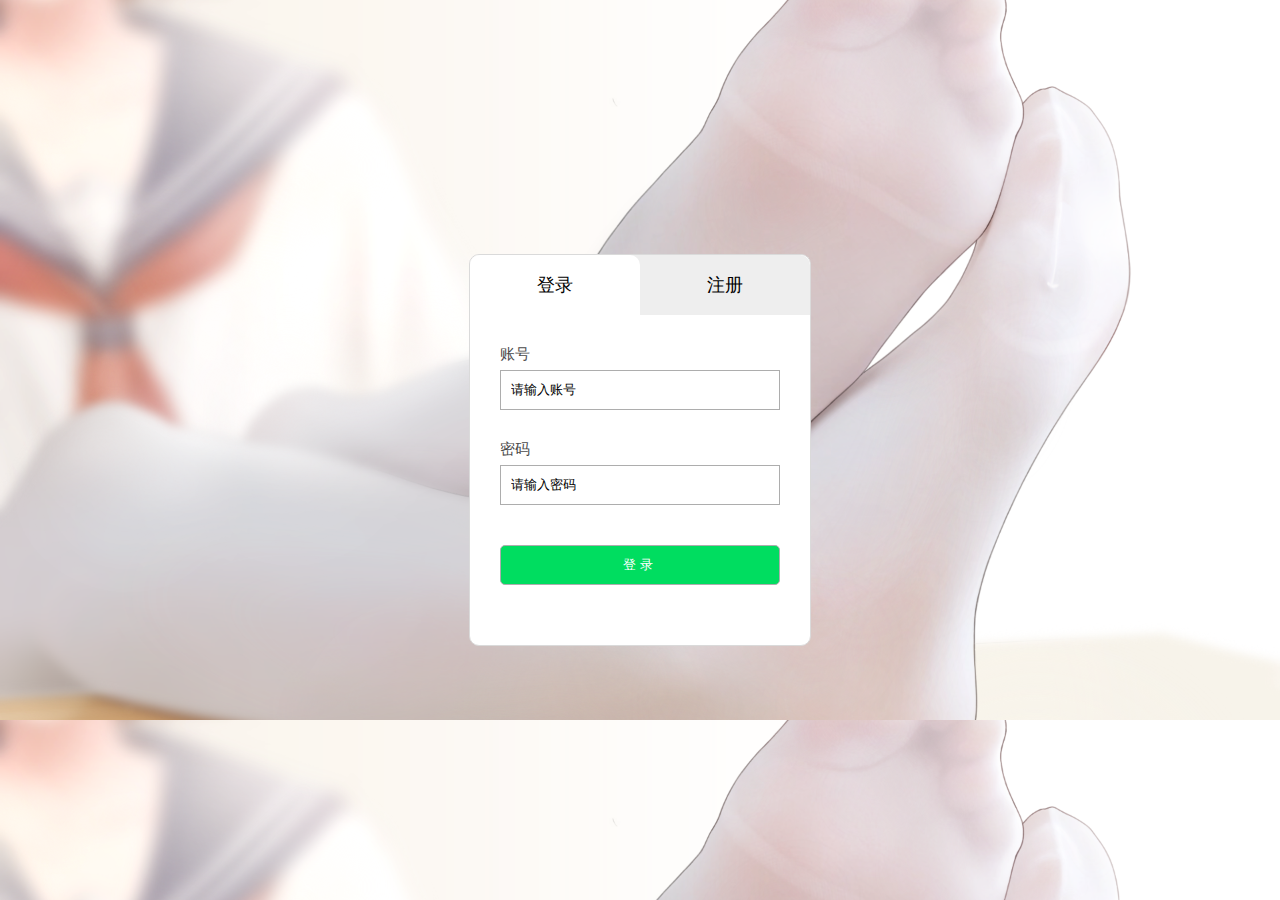
<file: index.html>
<!DOCTYPE html>
<html>
	<head>
		<meta charset="utf-8" />
		<title>登录界面</title>
		<link rel="stylesheet" type="text/css" href="css/pageChange.css">
		<link rel="shortcut icon" href="img/icoo.png">
		<script type="text/javascript" src="js/pageChange.js"></script>
		<script src="js/jquery.js"></script>
		<style>
			html {
			    filter: gray;
			    //-webkit-filter: grayscale(100%);
			    }
		</style>
	</head>
	<body>
		<div class="control">
			<div class="item">
				<div class="active">登录</div>
				<div>注册</div>
			</div>
			<div class="content">
				<form action="Home.html" id="MyForm" onsubmit="return submit_from()">
					<div style="display: block;">
						<p>账号</p>
						<input type="text" placeholder="admin" name="username" id="username" />
						<p>密码</p>
						<input type="text" placeholder="123456" name="password" id="password" />
						<br>
						<input type="submit" id="login" value="登录">
					</div>
				</form>
				<form action="#" id="MyForm1">
					<div>
					<p>用户名</p>
					<input type="text" placeholder="username" id="username" />
					<p>设置密码</p>
					<input type="text" placeholder="password" id="password" />
					<p>确认密码</p>
					<input type="text" placeholder="confirm password" />
					<p>邮箱</p>
					<input type="text" placeholder="mail" />
					<br>
					<input type="submit" value="注册">
				</div>
				</form>
			</div>
		</div>
		<script>
			//获取文本框value实现用户登录
			function submit_from() {
				//获取文本框value
				var username = $("#username").val();
				var password = $("#password").val();
				if (username == "admin" && password == "123456") {
					alert("登录成功!");
					return true;
					
				} else {
					alert("登录失败！")
					return false;
				}
			}
			
			$(function() {
				//设置文本框初始值
				$("#username").val("请输入账号");
				$("#password").val("请输入密码");
				//获得焦点时，清空文本框初始值
				$("#username").focus(function() {
					//获取文本框value
					var username = $("#username").val();
					if (username == "请输入账号") {
						$("#username").val("");
					}
				})
				$("#password").focus(function() {
					//获取文本框value
					var username = $("#password").val();
					if (username == "请输入密码") {
						$("#password").val("")
					}
				})
				//失去焦点时，设置文本框初始值
				$("#username").blur(function() {
					//获取文本框value
					var username = $("#username").val();
					if (username == "") {
						$("#username").val("请输入账号");
					}
				})
				$("#password").blur(function() {
					//获取文本框value
					var username = $("#password").val();
					if (username == "") {
						$("#password").val("请输入密码")
					}
				})
			})		
		</script>
	</body>
</html>
</file>
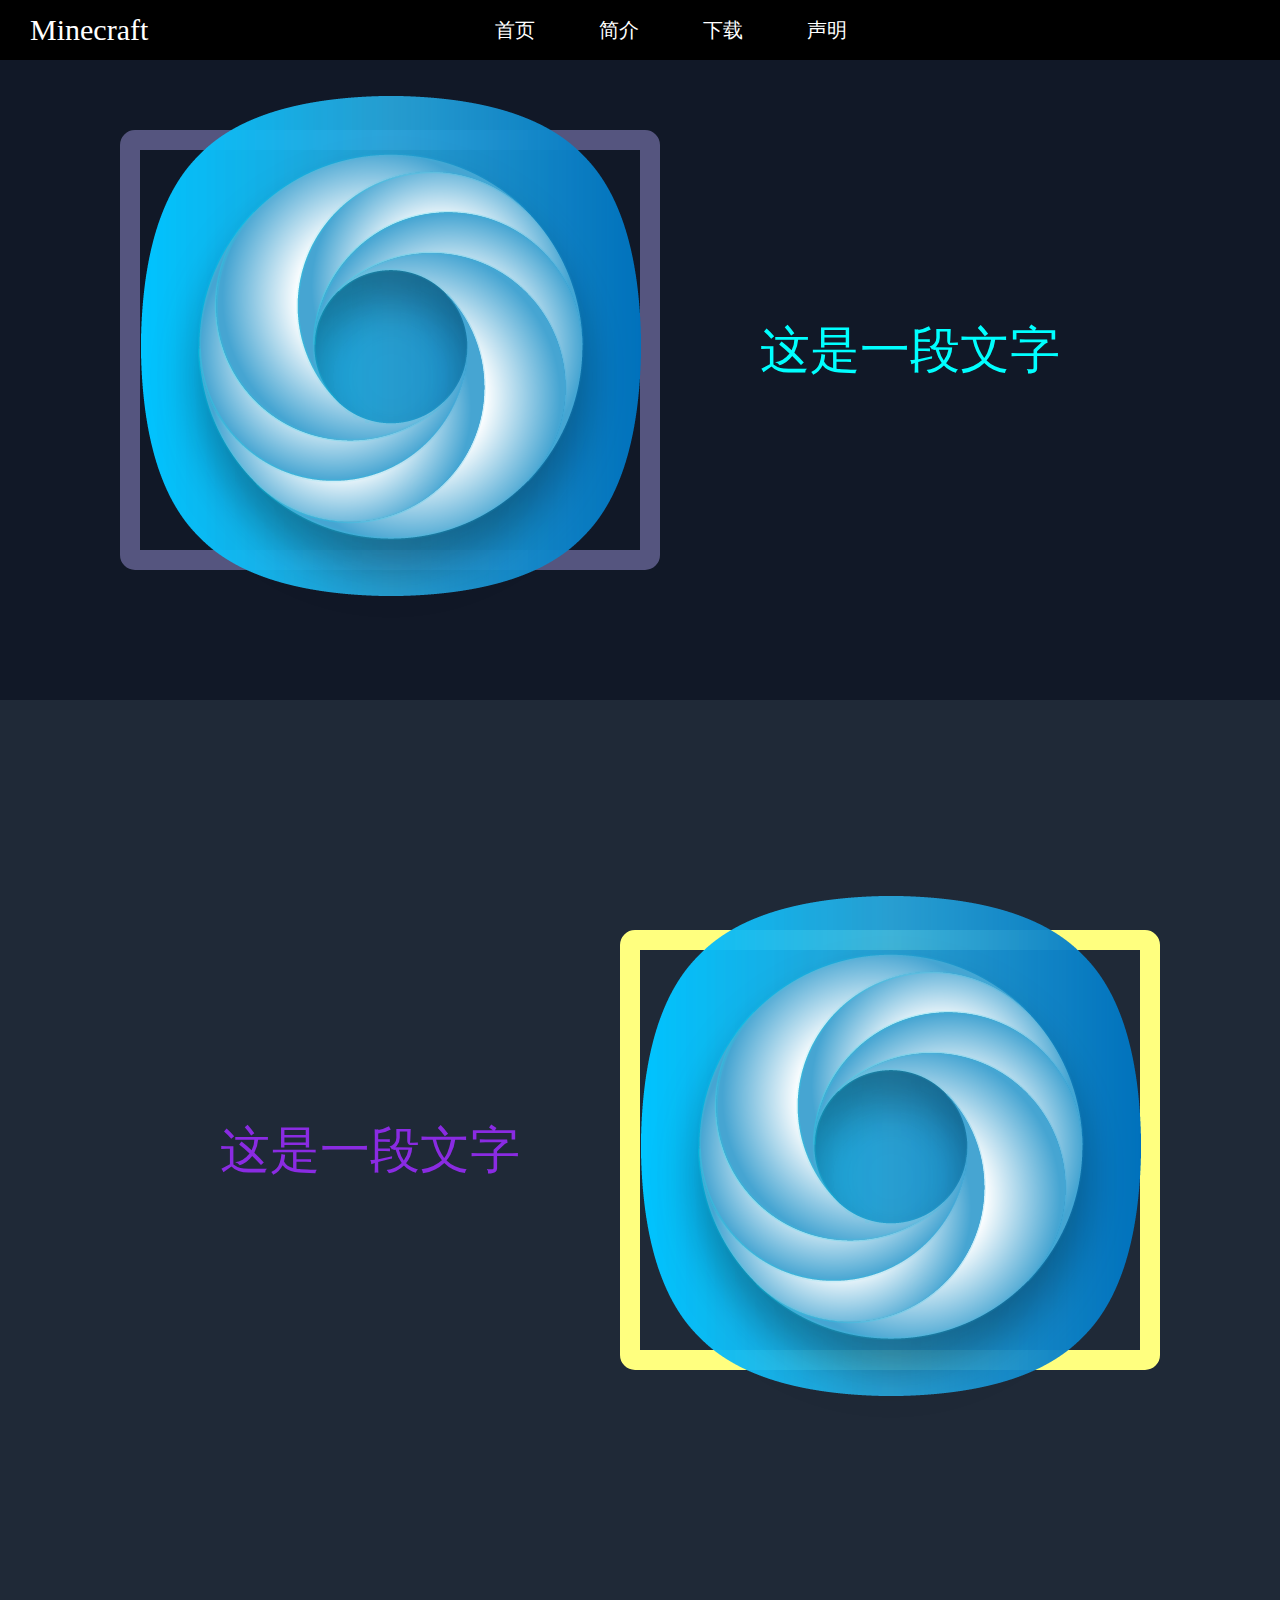
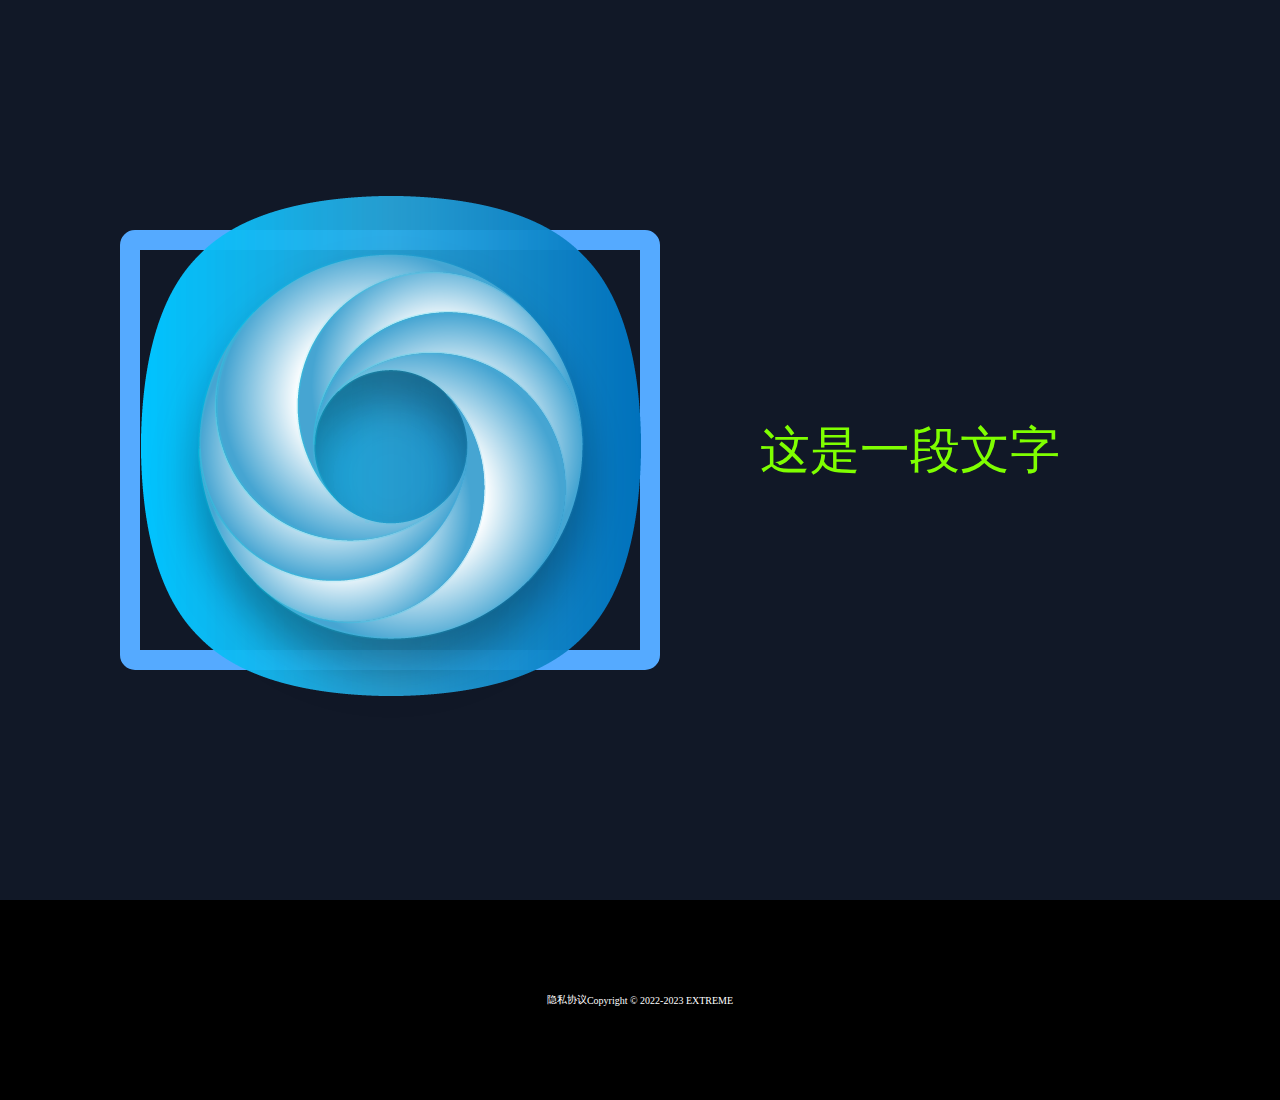
<file: Home.html>
<!DOCTYPE html>
<html>
	<head>
		<meta charset="utf-8">
		<title>首页</title>
		<link rel="shortcut icon" href="img/icoo.png">
		<style>
			body{
				margin: 0%;
			}
			#title{
				width: 100%;
				height: 60px;
				background-color: black;
				position: fixed;
				z-index: 999;
			}
			.container div{
				//border: 1px solid #000000;
				height: 100vh;
				display: flex;
				justify-content: center;
				align-items: center;
				font-size: 150px;
			}
			#ico{
				margin:0px 0px 40px 30px;
				//border: 1px solid #ffffff;
				height: 32px;
				width: 32px;
				float: left;
				color: white;
				font-size: 30px;
			}
			#D4{
				width: 800px;
				height: 100px;
				//border: 1px solid #ffffff;	
				background-color: #000000;
				color: white;
				font-size:10px;
			}
			div ul li{
				font-style: none;
				list-style:none;
				display:inline;
				color: white;
				margin-left: 100px;
			}
			nav{
				/* background-color: rgba(red, green, blue, alpha); */
				background-color: rgba(0, 0, 0, 10);
				width: 100%;
				height: 60px;
				line-height: 60px;
				position: fixed;
				text-align: center;
			}
			nav a{
				color: #fff;
				font-size: 20px;
				margin: 30px;
				text-decoration: none;
			}
			nav a:hover{
				text-decoration: underline;
			}
			.container div:nth-child(1){
				height: 700px;
				background-color: #111827;
			}
			.container div:nth-child(2){
				background-color: #1f2937;
			}
			.container div:nth-child(3){
				background-color: #111827;
			}
			.container div:nth-child(4){
				background-color: #000000;
				height: 200px;
			}
			#A1{
				height: 400px;
				width: 500px;
				border: 20px solid #55557f;
				position: relative;
				border-radius:15px;
			}
			#A2{
				height: 400px;
				width: 500px;
				//border: 1px solid #ffffff;
				position: relative;
				background-color: #111827;
				color: aqua;
				font-size:50px;
			}
			#B1{
				height: 400px;
				width: 500px;
				//border: 1px solid #ffffff;
				position: relative;
				background-color: #1f2937;
				color: blueviolet;
				font-size:50px;
			}
			#B2{
				height: 400px;
				width: 500px;
				border: 20px solid #ffff7f;
				position: relative;
				background-color: #1f2937;
				border-radius:15px;
			}
			#C1{
				height: 400px;
				width: 500px;
				border: 20px solid #55aaff;
				position: relative;
				border-radius:15px;
			}
			#C2{
				height: 400px;
				width: 500px;
				//border: 1px solid #ffffff;
				position: relative;
				background-color: #111827;
				color: chartreuse;
				font-size:50px;
			}
		</style>
	</head>
	<body>
		<div id="title">
			<nav>
			<div id="ico">
				<!-- <img src="img/ico.png" alt=""> -->
				Minecraft
			</div>	
			<a href="#A">首页</a>
			<a href="#B">简介</a>
			<a href="#C">下载</a>
			<a href="#D">声明</a>
			</nav>
		</div>
		<div class="container">
			<div class="item" id="A">
				<div id="A1">
					<img src="img/icoa.png" alt="">
				</div>
				<div id="A2">
					<p>这是一段文字</p>
				</div>
			</div>
			<div class="item" id="B">
				<div id="B1">
					<p>这是一段文字</p>
				</div>
				<div id="B2">
					<img src="img/icoa.png" alt="">
				</div>
			</div>
			<div class="item" id="C">
				<div id="C1">
					<img src="img/icoa.png" alt="">
				</div>
				<div id="C2">
					<p>这是一段文字</p>
				</div>
			</div>
			<div class="item" id="D">
				<div id="D4">
					<p>隐私协议</p>
					<br>
					<p>Copyright © 2022-2023 EXTREME</p>
				</div>
			</div>
		</div>
	</body>
</html>
</file>
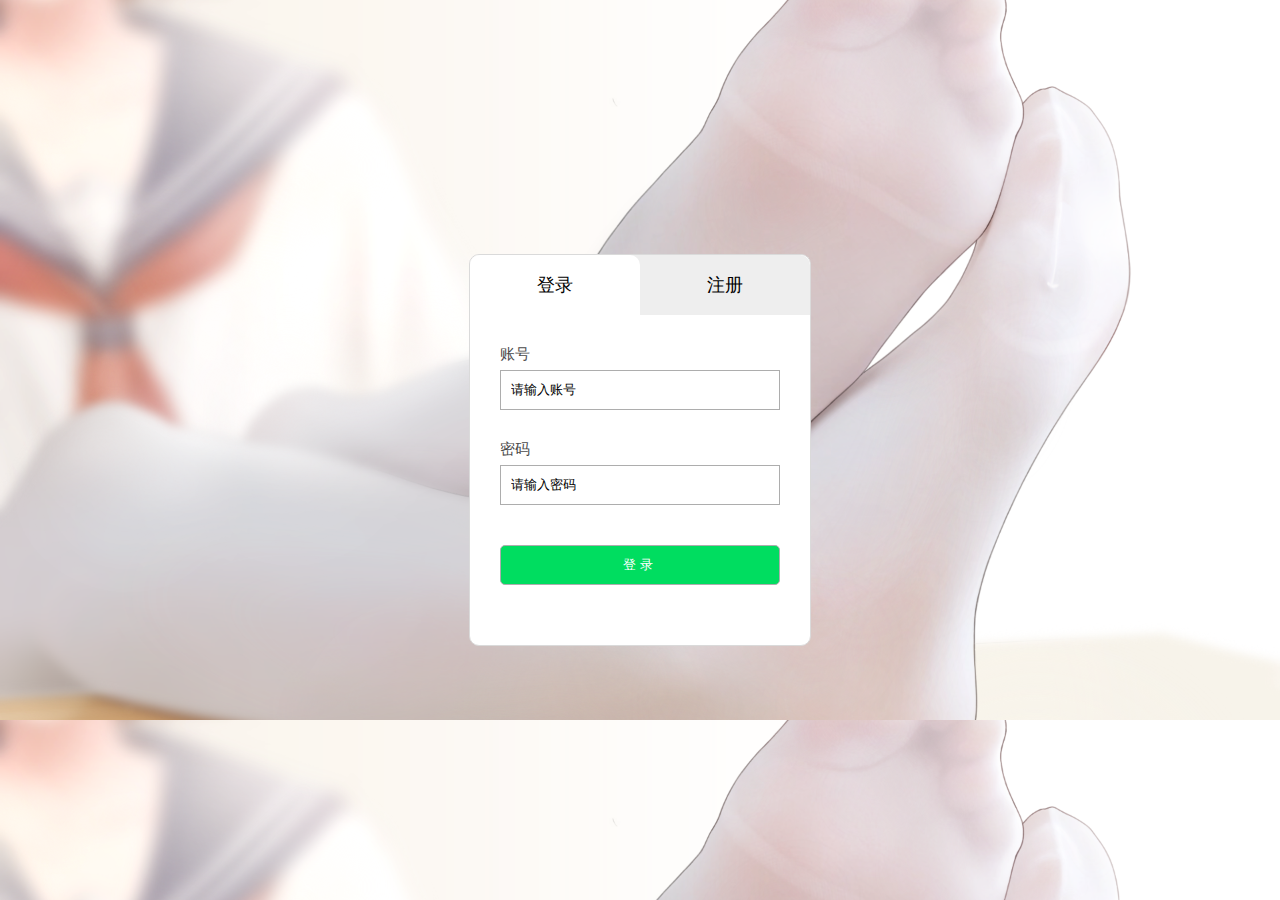
<file: Login.html>
<!DOCTYPE html>
<html>
	<head>
		<meta charset="utf-8" />
		<title>登录界面</title>
		<link rel="stylesheet" type="text/css" href="css/pageChange.css">
		<link rel="shortcut icon" href="img/icoo.png">
		<script type="text/javascript" src="js/pageChange.js"></script>
		<script src="js/jquery.js"></script>
		<style>
			html {
			    filter: gray;
			    //-webkit-filter: grayscale(100%);
			    }
		</style>
	</head>
	<body>
		<div class="control">
			<div class="item">
				<div class="active">登录</div>
				<div>注册</div>
			</div>
			<div class="content">
				<form action="Home.html" id="MyForm" onsubmit="return submit_from()">
					<div style="display: block;">
						<p>账号</p>
						<input type="text" placeholder="admin" name="username" id="username" />
						<p>密码</p>
						<input type="text" placeholder="123456" name="password" id="password" />
						<br>
						<input type="submit" id="login" value="登录">
					</div>
				</form>
				<form action="#" id="MyForm1">
					<div>
					<p>用户名</p>
					<input type="text" placeholder="username" id="username" />
					<p>设置密码</p>
					<input type="text" placeholder="password" id="password" />
					<p>确认密码</p>
					<input type="text" placeholder="confirm password" />
					<p>邮箱</p>
					<input type="text" placeholder="mail" />
					<br>
					<input type="submit" value="注册">
				</div>
				</form>
			</div>
		</div>
		<script>
			//获取文本框value实现用户登录
			function submit_from() {
				//获取文本框value
				var username = $("#username").val();
				var password = $("#password").val();
				if (username == "admin" && password == "123456") {
					alert("登录成功!");
					return true;
					
				} else {
					alert("登录失败！")
					return false;
				}
			}
			
			$(function() {
				//设置文本框初始值
				$("#username").val("请输入账号");
				$("#password").val("请输入密码");
				//获得焦点时，清空文本框初始值
				$("#username").focus(function() {
					//获取文本框value
					var username = $("#username").val();
					if (username == "请输入账号") {
						$("#username").val("");
					}
				})
				$("#password").focus(function() {
					//获取文本框value
					var username = $("#password").val();
					if (username == "请输入密码") {
						$("#password").val("")
					}
				})
				//失去焦点时，设置文本框初始值
				$("#username").blur(function() {
					//获取文本框value
					var username = $("#username").val();
					if (username == "") {
						$("#username").val("请输入账号");
					}
				})
				$("#password").blur(function() {
					//获取文本框value
					var username = $("#password").val();
					if (username == "") {
						$("#password").val("请输入密码")
					}
				})
			})		
		</script>
	</body>
</html>
</file>
<file: css/pageChange.css>
*{
	margin: 0%;
	padding: 0%;
}
body{
	background: #f3f3f3;
	background: url("../img/wallhaven-z8erwo_1920x1080.png");
	background-size: 100%;
}
.control{
	border: 1px solid #dadada;
	background: hotpink;
	width: 340px;
	background: white;
	position: absolute;
	top: 50%;
	left: 50%;
	transform: translate(-50%,-50%);
	border-radius: 10px;
}
.item{
	border-top-left-radius:10px;
	border-top-right-radius:10px;
	//display:inline-block;
	display: flex;
	width: 340px;
	height: 60px;
	background: #eeeeee;
}
.item div{
	width: 170px;
	height: 60px;
	display: inline-block;
	color: black;
	font-size: 18px;
	text-align: center;
	line-height: 60px;
	cursor: pointer;
}
.content{
	width: 100%;
}
.content div{
	margin: 20px 30px;
	display: none;
	text-align: left;
}
p{
	color: #4a4a4a;
	margin-top: 30px;
	margin-bottom: 6px;
	font-size: 15px;
}
.content input[type="text"], .content input[type="password"]{
	width: 100%;
	height: 40px;
	border-redius: 3px;
	border: 1px solid #adadad;
	padding: 0 10px;
	box-sizing: border-box;
}
.content input[type="submit"]{
	margin-top: 40px;
	width: 100%;
	height: 40px;
	border-radius: 5px;
	color: white;
	border: 1px solid #adadad;
	background: #00dd60;
	sursor:pointer;
	letter-spacing: 4px;
	margin-bottom: 40px;
}
.active{
	background: white;
	border-top-right-radius:10px;
	border-top-left-radius:10px;
}
.item div :hover{
	background: #f6f6f6;
}
</file>
